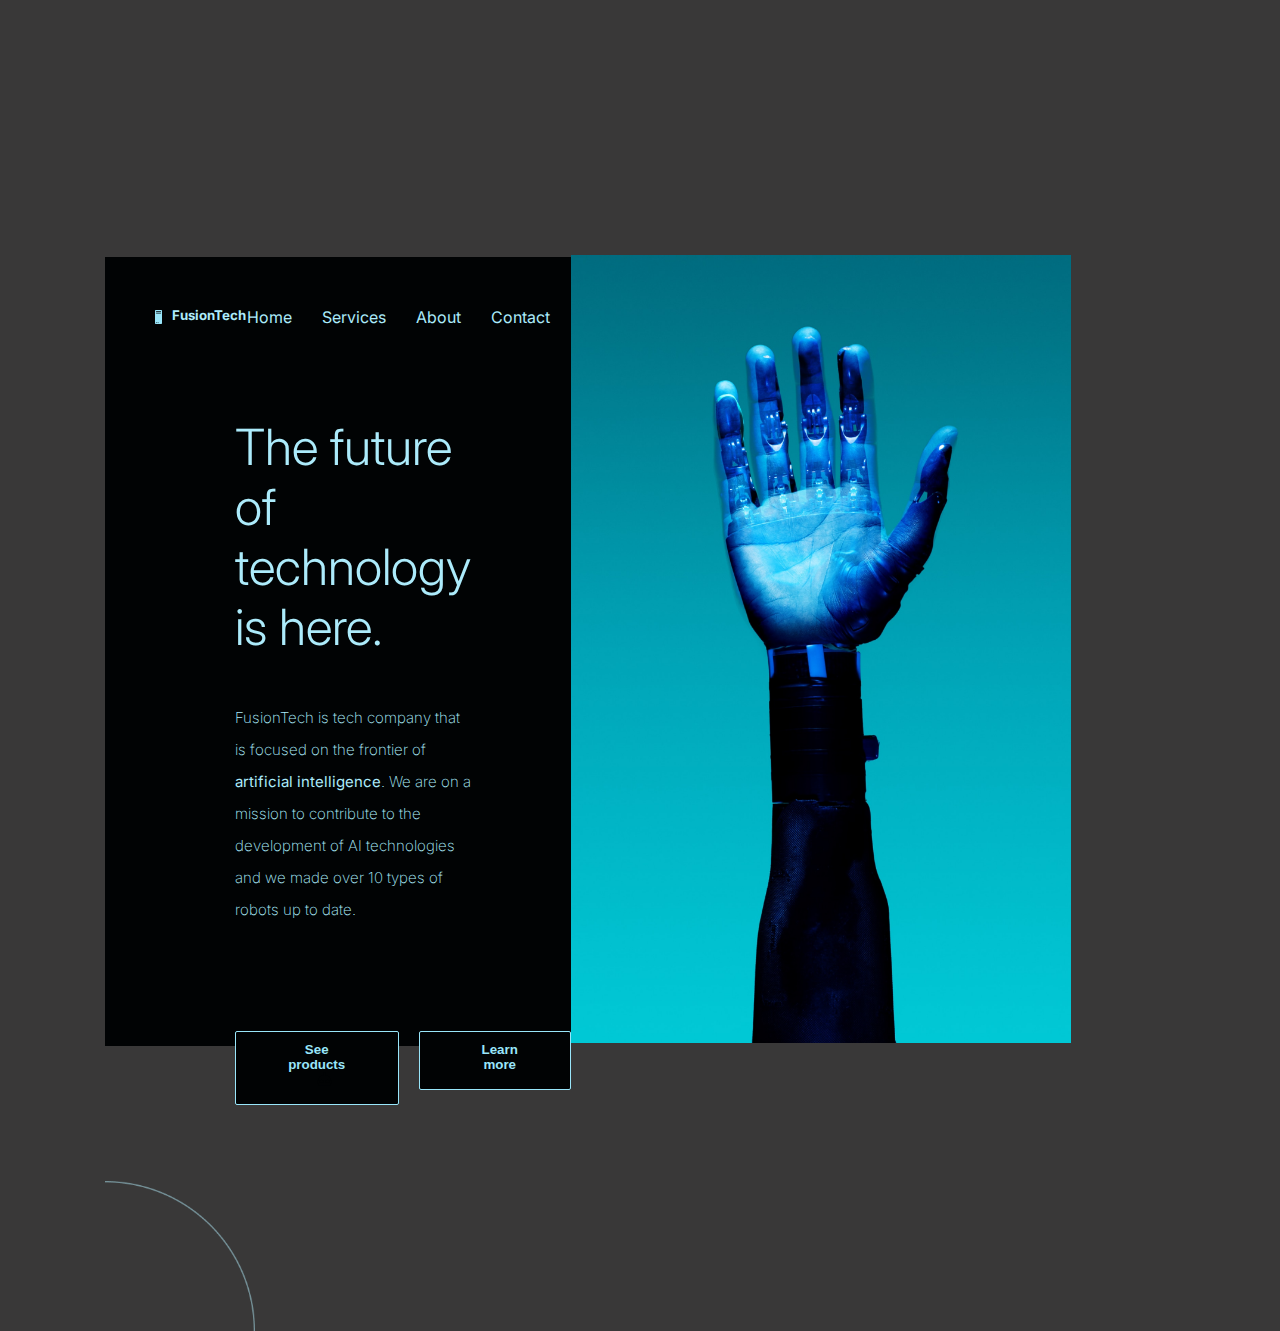
<file: fusiontech/index.html>
<!DOCTYPE html>
<html lang="en">
  <head>
    <meta charset="UTF-8" />
    <meta name="viewport" content="width=device-width, initial-scale=1.0" />
    <!-- META TAGS can be added below, afterwards this line can be deleted -->
    <!-- description -->
    <!-- author -->
    <!-- keywords -->
    <!-- robots -->
    <!-- favicon -->

    <!-- GOOGLE FONTS - INTER -->
    <link rel="preconnect" href="https://fonts.googleapis.com" />
    <link rel="preconnect" href="https://fonts.gstatic.com" crossorigin />
    <link
      href="https://fonts.googleapis.com/css2?family=Inter:wght@100;200;300;400;500;600;700;800;900&display=swap"
      rel="stylesheet"
    />
    <!-- GIVE IT A NAME -->
    <title>FusionTech</title>
    <!-- STYLESHEETS -->
    <link rel="stylesheet" href="./assets/styles/style.css" />
  </head>
  <body>
    <div class="container">
      <div class="left">
        <div class="top">
          <div class="left-head">
            <img src="./assets/images/logo.svg" alt="logo" />
            <h5>FusionTech</h5>
          </div>
          <nav class="menu">
            <ul>
              <li>Home</li>
              <li>Services</li>
              <li>About</li>
              <li>Contact</li>
            </ul>
          </nav>
        </div>
        <div class="content">
          <h2>The future of technology is here.</h2>
          <p>
            FusionTech is tech company that is focused on the frontier of
            <b>artificial intelligence</b>. We are on a mission to contribute to
            the development of AI technologies and we made over 10 types of
            robots up to date.
          </p>
        </div>
        <div class="buttons">
          <div class="btn-1">
            <button>
              See products

              <img class="robot" src="./assets/images/robot.svg" alt="robot" />
            </button>
          </div>
          <div class="btn-2">
            <button>Learn more</button>
          </div>
        </div>
        <div class="border-lines">
          <img
            class="bl-1"
            src="./assets/images/ellipse.png"
            alt="border-line"
          />
        </div>
      </div>
      <div class="mid-line"></div>
      <div class="right">
        <img src="./assets/images/hand.png" alt="hand" />
      </div>
    </div>
  </body>
</html>
</file>
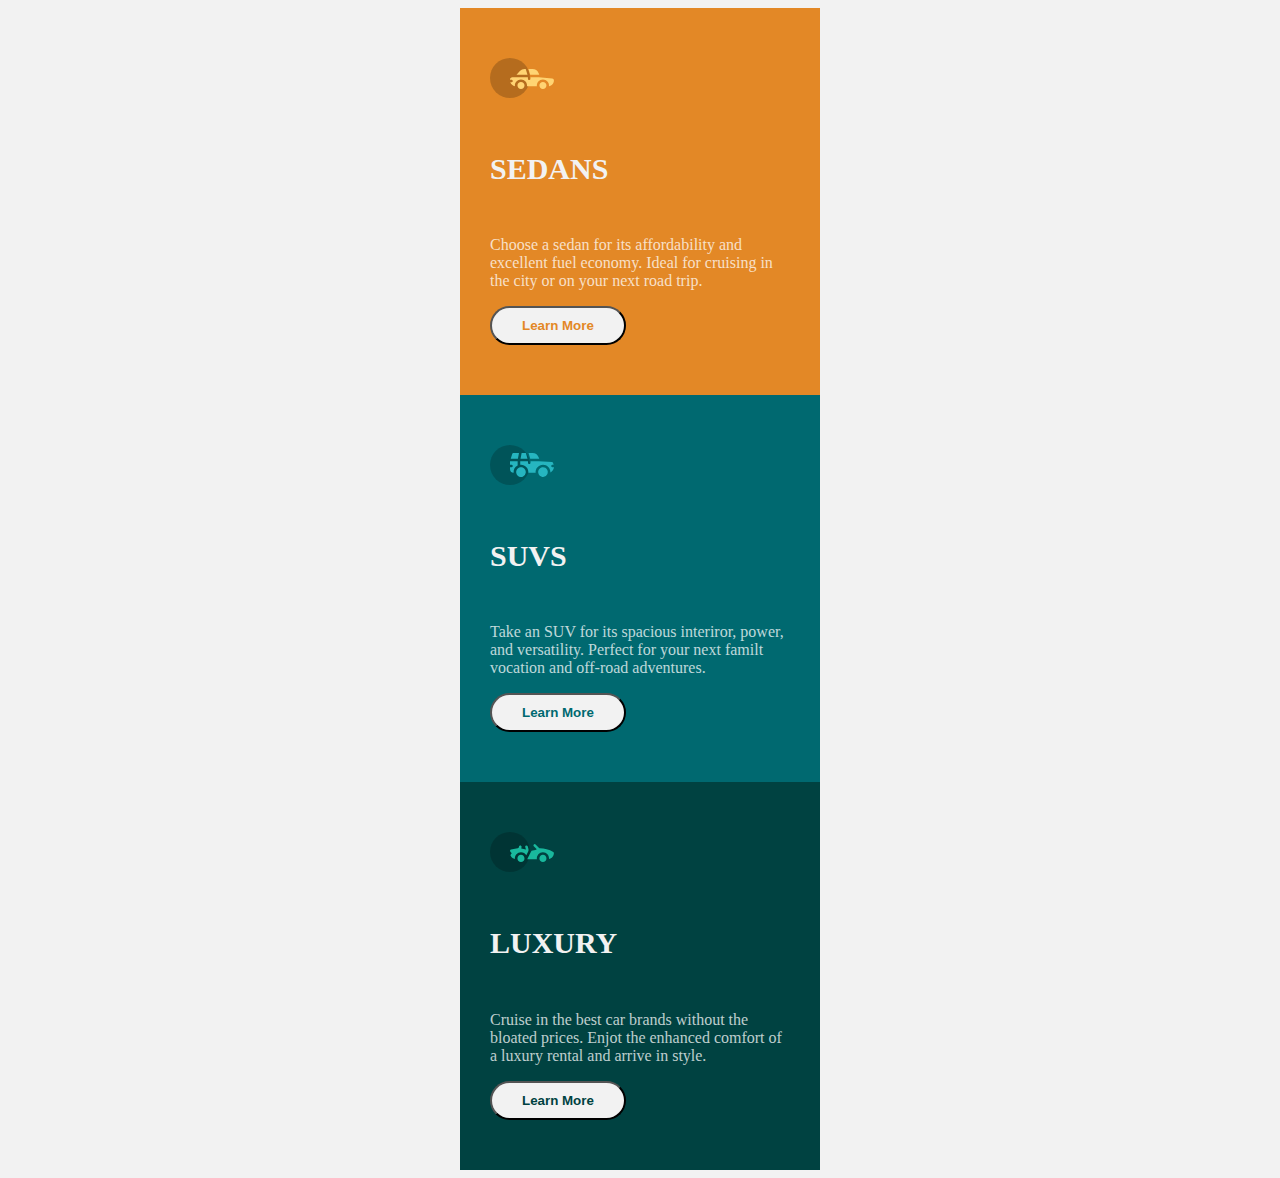
<file: HTML-CSS.CardExample/index.html>
<!doctype html>
<html lang="en">
  <head>
    <meta charset="utf-8">
    <meta name="viewport" content="width=device-width, initial-scale=1">
    <title>Card Pactise (HTML-CSS)</title>
    <link href="https://cdn.jsdelivr.net/npm/bootstrap@5.3.2/dist/css/bootstrap.min.css" rel="stylesheet" integrity="sha384-T3c6CoIi6uLrA9TneNEoa7RxnatzjcDSCmG1MXxSR1GAsXEV/Dwwykc2MPK8M2HN" crossorigin="anonymous">
    <link rel="stylesheet" href="style.css">
  </head>
  <body>
   

      <div class="card-group">
        <div class="card">
          <div class="card-body">
            <img class="pb-5" src="./images/icon-sedans.svg" alt="">
            <h5 class="card-title pb-3">SEDANS</h5>
            <p class="card-text pb-5">Choose a sedan for its affordability and excellent fuel economy. Ideal for cruising in the city or on your next road trip.</p>
            
            <button class="btn">Learn More</button>
          </div>
        </div>
        <div class="card">
          <div class="card-body">
            <img class="pb-5" src="./images/icon-suvs.svg" alt="">
            <h5 class="card-title pb-3">SUVS</h5>
            <p class="card-text pb-5">Take an SUV for its spacious interiror, power, and versatility. Perfect for your next familt vocation and off-road adventures.</p>
            
            <button class="btn">Learn More</button>
          </div>
        </div>
        <div class="card"> 
          <div class="card-body">
            <img class="pb-5" src="./images/icon-luxury.svg" alt="">
            <h5 class="card-title pb-3">LUXURY</h5>
            <p class="card-text pb-5">Cruise in the best car brands without the bloated prices. Enjot the enhanced comfort of a luxury rental and arrive in style.</p>
            
            <button class="btn">Learn More</button>
          </div>
        </div>
      </div>
  
    















    <script src="https://cdn.jsdelivr.net/npm/bootstrap@5.3.2/dist/js/bootstrap.bundle.min.js" integrity="sha384-C6RzsynM9kWDrMNeT87bh95OGNyZPhcTNXj1NW7RuBCsyN/o0jlpcV8Qyq46cDfL" crossorigin="anonymous"></script>
  </body>
</html>
</file>
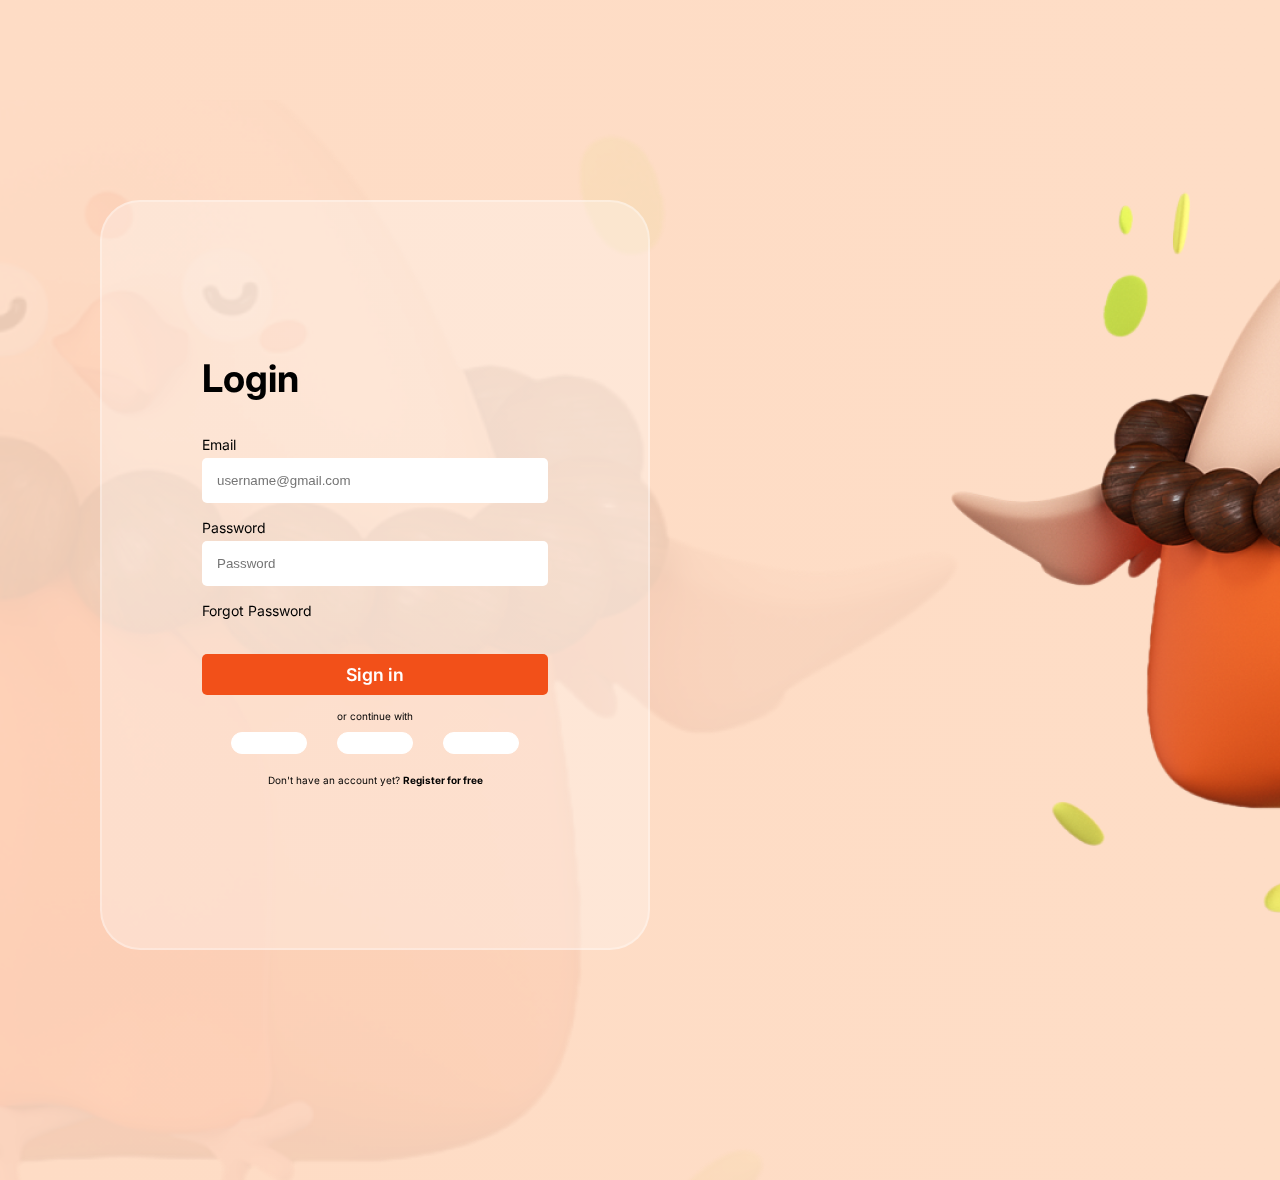
<file: login_page_bird/index.html>
<!DOCTYPE html>
<html lang="en">
  <head>
    <meta charset="UTF-8" />
    <meta name="viewport" content="width=device-width, initial-scale=1.0" />
    <!-- META TAGS can be added below, afterwards this line can be deleted -->
    <!-- META etiketleri aşağıya eklenebilir, sonrasında bu satır silinebilir -->
    <!-- description -->
    <!-- author -->
    <!-- keywords -->
    <!-- robots -->
    <!-- favicon -->

    <!-- GOOGLE FONTS - INTER -->
    <link rel="preconnect" href="https://fonts.googleapis.com" />
    <link rel="preconnect" href="https://fonts.gstatic.com" crossorigin />
    <link
      href="https://fonts.googleapis.com/css2?family=Inter:wght@100;200;300;400;500;600;700;800;900&display=swap"
      rel="stylesheet"
    />
    <link
      rel="stylesheet"
      href="https://cdnjs.cloudflare.com/ajax/libs/font-awesome/6.4.2/css/all.min.css"
      integrity="sha512-z3gLpd7yknf1YoNbCzqRKc4qyor8gaKU1qmn+CShxbuBusANI9QpRohGBreCFkKxLhei6S9CQXFEbbKuqLg0DA=="
      crossorigin="anonymous"
      referrerpolicy="no-referrer"
    />

    <!-- GIVE IT A NAME - CHATGPT CAN BE USED -->
    <!-- BİR İSİM VERIN - CHATGPT KULLANABILIRSINIZ -->
    <title>Login Page Practise</title>
    <!-- STYLESHEETS -->
    <link rel="stylesheet" href="./assets/styles/style.css" />
  </head>
  <body>
    <div class="container">
      <div class="content">
        <div class="login-h">
          <h4>Login</h4>
          <div class="inputs">
            <p>Email</p>
            <input
              type="text"
              name="email"
              id="emai"
              placeholder="username@gmail.com" autofocus/>
            <p>Password</p>
            <input
              type="text"
              class="pass"
              name="password"
              id="password"
              placeholder="Password"/>
            <p>Forgot Password</p>
          </div>
          <div class="content-under">
            <button>Sign in</button>
            <p>or continue with</p>
            <div class="icons">
              <i class="fa-brands fa-google" aria-hidden="true"></i>
              <i class="fa-brands fa-github" aria-hidden="true"></i>
              <i class="fa-brands fa-facebook"></i>
            </div>
            <p>Don't have an account yet? <b>Register for free</b></p>
          </div>
        </div>
      </div>
      <div class="left">
        <img src="./assets/images/banner.png" alt="banner1" />
      </div>
      <div class="right">
        <img src="./assets/images/banner.png" alt="banner1" />
      </div>
    </div>
  </body>
</html>
</file>
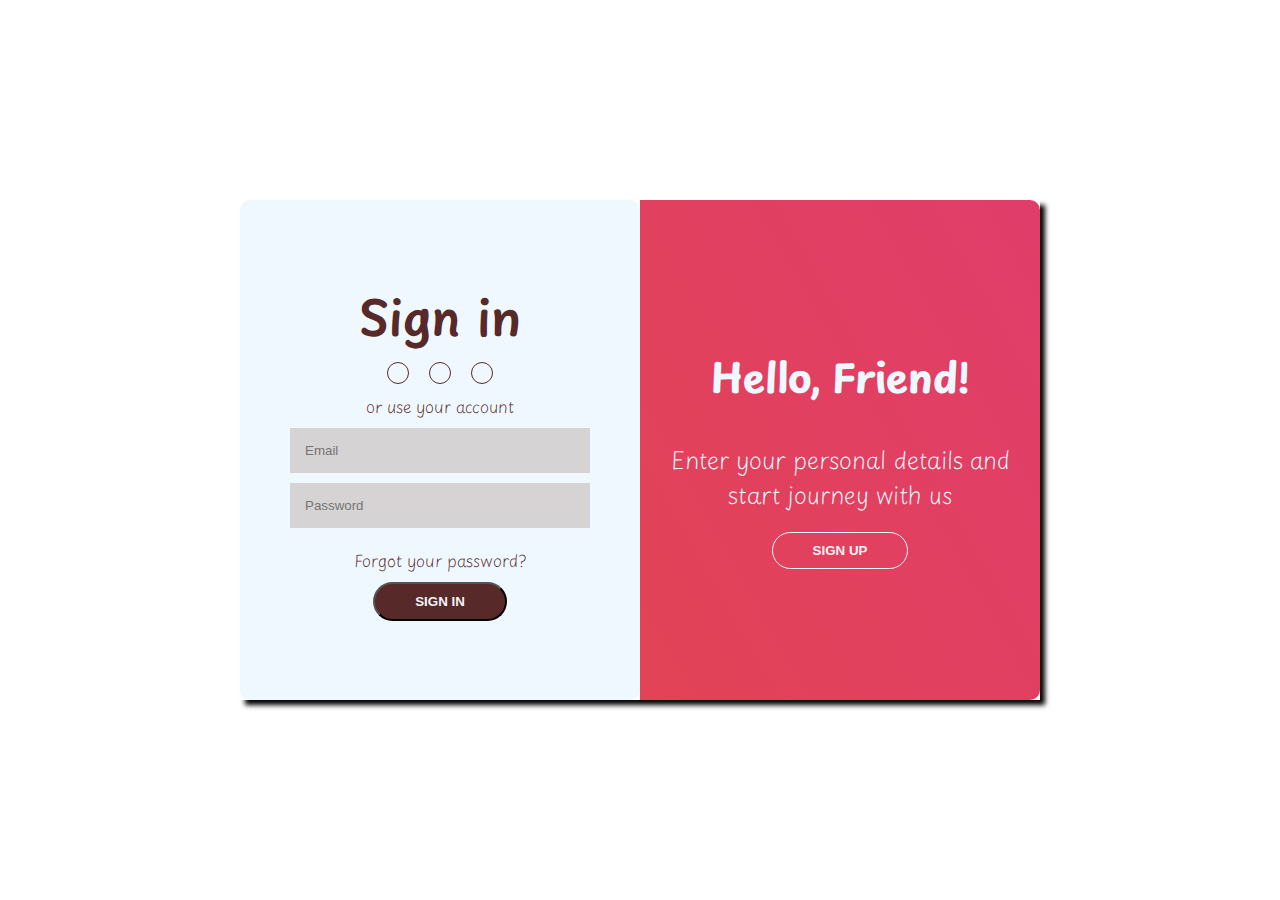
<file: LoginPage/index.html>
<!DOCTYPE html>
<html lang="en">
  <head>
    <meta charset="UTF-8" />
    <meta name="viewport" content="width=device-width, initial-scale=1.0" />
    
    <link rel="preconnect" href="https://fonts.googleapis.com" />
    <link rel="preconnect" href="https://fonts.gstatic.com" crossorigin />
    <link
      href="https://fonts.googleapis.com/css2?family=Playpen+Sans:wght@100;200;300;600;700&display=swap"
      rel="stylesheet"
    />
    <link
      rel="shortcut icon"
      href="/assets/img/Join_Us.png"
      type="image/x-icon"
    />
    <link
      rel="stylesheet"
      href="https://cdnjs.cloudflare.com/ajax/libs/font-awesome/6.4.2/css/all.min.css"
      integrity="sha512-z3gLpd7yknf1YoNbCzqRKc4qyor8gaKU1qmn+CShxbuBusANI9QpRohGBreCFkKxLhei6S9CQXFEbbKuqLg0DA=="
      crossorigin="anonymous"
      referrerpolicy="no-referrer"
    />
    <link rel="stylesheet" href="./assets/style.css" />
    <title>Login Page Practise 2</title>
  </head>
  <body>
    
    <div class="container">
      <div class="left">
        <h2>Sign in</h2>
        <div class="icons">
          <i class="fa-brands fa-facebook" aria-hidden="true"></i>
          <i class="fa-brands fa-google-plus" aria-hidden="true"></i>
          <i class="fa-brands fa-linkedin-in" aria-hidden="true"></i>
        </div>
        <p>or use your account</p>
        <div class="inputs">
          <input type="text" name="email" id="email" placeholder="Email" />
          <input
            type="password"
            name="pass"
            id="password"
            placeholder="Password"
          />
        </div>
        <p>Forgot your password?</p>
        <button class="btn btn-1">SIGN IN</button>
      </div>
      <div class="right">
        <h2>Hello, Friend!</h2>
        <p>Enter your personal details and start journey with us</p>
        <button class="btn btn-2">SIGN UP</button>
      </div>
    </div>
  </body>
</html>
</file>
<file: fusiontech/assets/styles/style.css>
:root {
  /* Colors */
  --text-deep-dark: #010304;
  --text-turquoise-light: #99e6fa;
  --text-sky-light: #acebfb;
  --text-turquoise-mid: #57bcd6;

  /* Font Sizes */
  --text-lg: 24px;
  --text-xl: 25px;
  --text-4xl: 112px;
  --text-sm: 18px;

  /* Background Colors */
  --bg-gradient-deep: linear-gradient(231deg, #09191c 24.52%, #010303 100%);
  --bg-gradient-sky: linear-gradient(266deg, #acebfb 0%, #85e1f9 100%);
  --bg-gradient-sky-fade: linear-gradient(
    267deg,
    rgba(172, 235, 251, 0) 2.31%,
    rgba(133, 225, 249, 0.15) 97.69%
  );
  --bg-aqua-overlay: rgba(34, 123, 145, 0.1);

  /* Font Weights */
  --text-regular: 400;
  --text-bold: 700;

  /* Font Family */
  --text-primary: "Inter", sans-serif;
}

* {
  margin: 0;
  padding: 0;
  box-sizing: border-box;
}

html,
body {
  height: 100%;
  font-family: var(--text-primary);
  background-color: rgb(57, 56, 56);
}

a {
  text-decoration: none;
}

.container {
  display: flex;
  justify-content: center;
  align-items: center;
}
.container .right {
  padding: 55px 55px 55px 0;
  margin: 200px 200px 200px 0px;
}
.container .right img {
  width: 500px;
  height: auto;
}
.container .left {
  display: flex;
  flex-direction: column;
  color: var(--text-sky-light);
  width: 1000px;
  height: 789px;
  padding: 30px 0px 30px 30px;
  background-color: var(--text-deep-dark);
  margin: 200px 0px 200px 150px;
}
.container .left .top {
  display: flex;
  justify-content: space-around;
  padding: 20px;
}
.container .left .top .left-head {
  display: flex;
  gap: 10px;
}
.container .left .top .left-head img {
  width: 7px;
  height: auto;
}
.container .left .top .menu ul {
  display: flex;
  gap: 30px;
}
.container .left .top .menu ul li {
  list-style: none;
}
.container .left .content h2 {
  font-weight: 300;
  font-size: 50px;
  padding: 70px 100px 30px 100px;
}
.container .left .content p {
  line-height: 2rem;
  font-size: 15px;
  font-weight: 200;
  padding: 15px 100px 75px 100px;
}
.container .left .buttons {
  display: flex;
  justify-content: flex-start;
  padding: 30px 0 40px 100px;
  gap: 20px;
}
.container .left .buttons img {
  width: 30px;
  height: auto;
  padding-left: 15px;
}
.container .left .buttons button:first-child {
  background-color: var(--text-deep-dark);
  color: var(--text-turquoise-light);
  border: 1px solid var(--text-turquoise-light);
  border-radius: 2px;
  -webkit-border-radius: 2px;
  -moz-border-radius: 2px;
  -ms-border-radius: 2px;
  -o-border-radius: 2px;
  padding: 10px 40px 15px 40px;
  font-weight: 600;
  font-size: var(--);
}
.container .left .buttons button:hover {
  background-color: var(--text-turquoise-mid);
  border-radius: 20px;
  cursor: pointer;
  transition: all 1s;
  transform: scale(1.1);
}
.container .left .buttons .btn-2 button {
  padding: 10px 50px 17px 60px;
  text-align: center;
}
.container .left .border-lines {
  position: relative;
}
.container .left .border-lines img {
  width: 150px;
  position: absolute;
  left: -30px;
  top: 36px;
}
.container .menu ul li:hover {
  cursor: pointer;
  border-top: 1.5px solid;
}

/* .container .left .mid-line {
    width: px;
    background: linear-gradient(--bg-gradient-sky-fade)
} */
</file>
<file: HTML-CSS.CardExample/style.css>
/* *{
    margin: 0;
    padding: 0;
    box-sizing: border-box;
} */

:root{
    --primaryOrange: hsl(31, 77%, 52%);
    --primaryDarkCyan: hsl(184, 100%, 22%);
    --primaryVeryDarkCyan: hsl(179, 100%, 13%);
    --neutralTransparentWhite:hsla(0, 0%, 100%, 0.75);
    --neutralVeryLightGray:hsl(0, 0%, 95%);
}

body {
  min-height: 100vh;
  display: flex;
  align-items: center;
  justify-content: center;
  background-color: var(--neutralVeryLightGray);
}

.card-group .card:first-child {
    background-color: var(--primaryOrange);
}

.card-group .card:nth-child(2){
    background-color: var(--primaryDarkCyan);
}
.card-group .card:last-child{
    background-color: var(--primaryVeryDarkCyan);
}
.card-group .card h5 {
    color: var(--neutralVeryLightGray);
    font-size: 30px;
}
.card-group .card p {
    color: var(--neutralTransparentWhite);
}
.card-group .card {
    max-width: 300px;
    padding: 50px 30px;
}

button.btn  {
    background-color: var(--neutralVeryLightGray);
    border-radius: 25px;
    padding: 10px 30px;
    font-weight: 600;
}

.card:nth-child(1) .btn {
    color: var(--primaryOrange);
} 
.card:nth-child(2) .btn {
    color: var(--primaryDarkCyan);
}
.card:nth-child(3) .btn {
    color: var(--primaryVeryDarkCyan);
}

.btn:hover{
    cursor: pointer;
    background-color: inherit;
    color: var(--neutralVeryLightGray) !important;
    border: 1px solid var(--neutralVeryLightGray);
}

/* From uiverse.io by @Ali-Tahmazi99 */
</file>
<file: login_page_bird/assets/styles/style.css>
:root {
  /* Color Palette */
  --text-primary: #2a1e17; /* Primary text color or primary element color */
  --text-accent: #f25019; /* Accent color for call-to-actions and active states */
  --text-white: #fff; /* White color for backgrounds or text */
  --text-grey: #bcbec0; /* Grey color for secondary text or disabled states */

  /* Backgrounds */
  --bg-opacity-white: rgba(
    255,
    255,
    255,
    0.3
  ); /* Semi-transparent white background */
  --bg-gradient-peach: linear-gradient(
    90deg,
    #fedcc5 0%,
    #feddc6 100%
  ); /* Peach gradient background */

  /* Typography */
  --text-xs: 12px; /* Extra small text */
  --text-sm: 14px; /* Small text */
  --text-lg: 20px; /* Large text */
  --text-xl: 38px; /* Extra large text */

  --font-normal: 400; /* Normal font weight */
  --font-semibold: 600; /* Semi-bold font weight */
  --font-bold: 700; /* Bold font weight */

  /* Border and Corner Radius */
  --rounded-sm: 5px; /* Small border radius for buttons, inputs, etc. */
  --rounded-lg: 40px; /* Large border radius for containers, cards, etc. */
}

* {
  margin: 0;
  padding: 0;
  box-sizing: border-box;
}

html,
body {
  height: 100%;
  font-family: "Inter", sans-serif;
  background: var(--bg-gradient-peach);
}

a {
  text-decoration: none;
}
p {
  font-size: var(--text-sm);
}
h4 {
    font-size: var(--text-xl);
    padding-bottom: 20px;
}
.container {
  width: 1920px;
  height: 1080px;
  position: relative;
  display: flex;
  justify-content: space-between;
}

.container .left {
  width: 70%;
  height: 100%;
}
.container .left img {
  fill: 60%;
  width: 95%;
  height: 100%;
  opacity: 0.08;
  object-fit: cover;
  position: absolute;
  left: -45%;
  top: 100px;
  transform: rotatey(180deg);
}
.container .right {
  width: 30%;
  height: 100%;
}
.container .right img {
  width: 948px;
  height: 834px;
  top: 120px;
  position: absolute;
  left: 950px;
}
.container .content .login-h {
  display: flex;
  flex-direction: column;
  justify-content: center;
  width: 550px;
  height: 750px;
  padding: 100px;
  border: 2px solid var(--bg-opacity-white);
  border-radius: 40px;
  margin: 200px 100px;
  background-color: var(--bg-opacity-white);
  position: absolute;
  z-index: 99;
}
.container .content .login-h .inputs {
  display: flex;
  flex-direction: column;
  margin-top: 15px;

}
.container .content .login-h .inputs input {
  margin-bottom: 1rem;
  padding: 15px;
  width: 100%;
  border: none;
  border-radius: 5px;
  outline: none;
}

.container .content .login-h .inputs > p {
  padding-bottom: 5px;
}


.container .content-under {
  display: flex;
  flex-direction: column;
  justify-content: center;
  align-items: center;
}
.container button {
  margin: 30px 0 15px 0;
  padding: 10px;
  width: 100%;
  border: none;
  border-radius: 5px;
  background-color: #f25019;
  color: #fff;
  font-weight: 600;
  transition: all 0.7s ease-in-out;
  font-family: inherit;
  font-size: 1.1rem;
}

.container button:hover {
  cursor: pointer;
  opacity: 0.7;
  background-color: #fff;
  color: #f25019;
  border: none;
}
.container .content-under > p {
  font-size: 10px;
}
.container .content-under .icons {
  display: flex;
  justify-content: space-between;
  align-items: center;
  gap: 30px;
}

.container .content-under .icons i {
  cursor: pointer;
  border: 1px solid var(--text-white);
  border-radius: 50px;
  background-color: #fff;
  text-align: center;
  padding: 10px 37px;
  margin: 10px 0px;
  transition: all 0.7s ease-in-out;
}
.container .content-under .icons i:hover {
  background-color: var(--text-primary);
  color: var(--text-accent);
  transform: scale(1.3);
}

.container .content-under p:last-child{
    margin: 10px;
}
.container .content-under p:last-child:hover{
    cursor: pointer;
    border-bottom: 1px solid var(--text-accent);
}
</file>
<file: LoginPage/assets/style.css>
* {
  margin: 0;
  padding: 0;
  box-sizing: border-box;
}

body {
  display: flex;
  align-items: center;
  justify-content: center;
  height: 100vh;
  font-family: 'Playpen Sans', cursive;
}
.container {
  display: flex;
  width: 800px;
  height: 500px;
  box-shadow: 5px 5px 5px;
}
.container .left {
  background-color: aliceblue;
  color: rgb(87, 41, 41);
  display: flex;
  flex-direction: column;
  text-align: center;
  justify-content: center;
  align-items: center;
  border-radius: 10px;
  padding: 50px;
  width: 400px;
  gap: 10px;
}

.container .left .icons {
  display: flex;
  gap: 20px;
  font-size: 1.5rem;
}
.container .left .icons i {
  border: 1px solid rgb(87, 41, 41);
  border-radius: 50%;
  padding: 10px;
  transition: all 0.5s ease-in;
}
.container .left .icons i:hover {
  cursor: pointer;
  transform: scale(1.3);
  background-color: rgb(87, 41, 41);
  color: aliceblue;
}
.container .left h2 {
  font-size: 3rem;
  font-weight: 600;
}

.container .left .inputs {
  display: flex;
  flex-direction: column;
  width: 100%;
}
.container .left .inputs input {
  margin-bottom: 10px;
  line-height: 35px;
  outline: none;
  border: none;
  background-color: rgb(213, 211, 211);
  padding: 5px 15px 5px 15px;
}

.container .right {
  display: flex;
  flex-direction: column;
  justify-content: center;
  align-items: center;
  text-align: center;
  width: 400px;
  border-radius: 0px 10px 10px 0px;
  /* padding: 50px; */
  color: aliceblue;
  background: linear-gradient(60deg, #e24355, #e13d6b);
}
.container .right h2 {
  padding: 15px 0 15px 0px;
}
.container .right p {
  padding: 15px 0 15px 0px;
}

.container button {
  padding: 10px 40px 10px 40px;
  border-radius: 25px;
  color: whitesmoke;
}

.container .left .btn-1 {
  background-color: rgb(87, 41, 41);
  font-weight: 600;
  transition: all 0.7s ease-in-out;
}
.container .left .btn-1:hover {
  cursor: pointer;
  transform: scale(1.1);
  background-color: aliceblue;
  color: rgb(87, 41, 41);
  border: 1.5px solid rgb(87, 41, 41);
}

.container .left > p {
  cursor: pointer;
  font-weight: 200;
}
.container .left > p:hover {
  border-bottom: 1px solid rgb(87, 41, 41);
}

.container .right .btn-2 {
  background-color: inherit;
  border: 1.5px solid aliceblue;
  transition: all 1s ease-in-out;
  font-weight: 600;
}
.container .right .btn-2:hover {
  cursor: pointer;
  transform: scale(1.1) rotate(360deg);
  background-color: aliceblue;
  color: #e13d6b;
}
.container .right > h2 {
    font-size: 2.5rem;
}
.container .right > p {
    font-size: 23px;
    padding: 20px;
    font-weight: 200;
}
</file>
